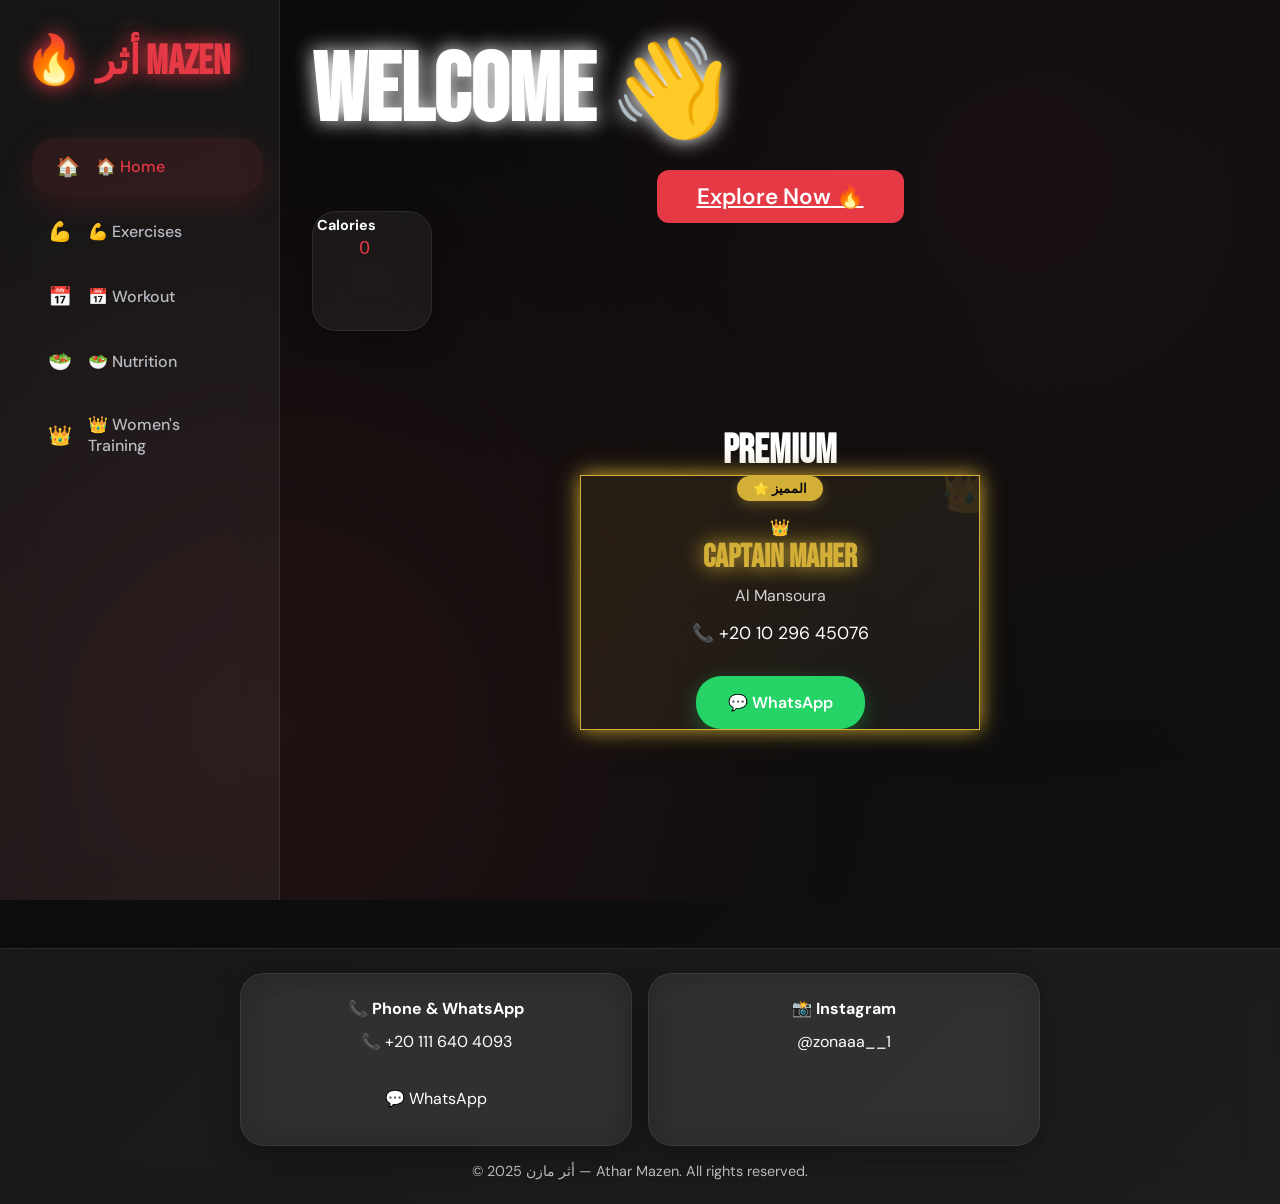
<file: index.html>
<!DOCTYPE html>
<html lang="en">
<head>
  <meta charset="UTF-8">
  <meta name="viewport" content="width=device-width, initial-scale=1.0">
  <title>أثر مازن - Athar Mazen Gym</title>
  <link rel="stylesheet" href="style.css">
</head>
<body onload="loadUsername(); loadGender();">
  
  <!-- Sidebar -->
  <nav class="sidebar">
    <div class="logo">أثر MAZEN</div>
    <a href="index.html" class="nav-item nav-home active">🏠 Home</a>
    <a href="exercises.html" class="nav-item nav-exercises">💪 Exercises</a>
    <a href="workout.html" class="nav-item nav-workout">📅 Workout</a>
    <a href="nutrition.html" class="nav-item nav-nutrition">🥗 Nutrition</a>
    <a href="women.html" class="nav-item nav-women">👑 Women's Training</a>
  </nav>

  <main class="main-content">
    <section class="hero stagger">
      <h1 class="font-display text-glow" style="font-size: clamp(3rem, 8vw, 6rem); margin-bottom: 1rem;">
        Welcome 👋
      </h1>
      <p class="hero-subtitle text-secondary mb-2" style="font-size: 1.5rem;"></p>
    </section>
    
    <div class="text-center mb-8">
      <a href="exercises.html" class="btn btn-primary ripple" style="font-size: 1.4rem; padding: 0.75rem 2.5rem;">Explore Now 🔥</a>
    </div>

    <div class="flex gap-4 mb-8" style="max-width: 1400px; margin: 0 auto;">
      <div class="flex-1">
        <div class="bento-grid">
          <div class="bento-item glass stagger card" style="padding: 0.25rem; height: 120px;">
            <h3 style="font-size: 0.9rem; margin-bottom: 0.2rem;">Calories</h3>
            <input id="calories-input" type="number" min="0" value="0" style="font-size: 1.2rem; color: var(--accent-red); background: transparent; border: none; text-align: center; width: 100%;">
          </div>
        </div>
      </div>
      <div class="flex-1">
        <section class="premium-section">
          <h2 class="font-display text-center mb-6" style="font-size: 2.5rem;">Premium</h2>
          <div class="vip-card">
            <span class="vip-badge">⭐ المميز</span>
            <div class="text-4xl mb-3">👑</div>
            <h3 class="coach-name">Captain Maher</h3>
            <p style="opacity: 0.8; margin-bottom: 1rem;">Al Mansoura</p>
            <a href="tel:+201029645076" class="vip-phone">📞 +20 10 296 45076</a>
            <a href="https://wa.me/201029645076" target="_blank" class="vip-whatsapp">
              💬 WhatsApp
            </a>
          </div>
        </section>
      </div>
    </div>
  </main>

  <!-- Contact Footer -->
  <footer class="contact-footer">
    <div class="contact-grid">
      <div class="contact-card glass">
        <h4>📞 Phone &amp; WhatsApp</h4>
        <div class="phone-whatsapp">
          <a href="tel:+201116404093" class="contact-link" target="_blank">📞 +20 111 640 4093</a>
          <a href="https://wa.me/201116404093" class="contact-link" target="_blank">💬 WhatsApp</a>
        </div>
      </div>
      <div class="contact-card glass">
        <h4>📸 Instagram</h4>
        <a href="https://www.instagram.com/zonaaa__1" class="contact-link insta-link" target="_blank">
          @zonaaa__1
        </a>
      </div>
    </div>
    <div style="text-align: center; opacity: 0.7; font-size: 0.9rem;">
      © 2025 أثر مازن — Athar Mazen. All rights reserved.
    </div>
  </footer>

  <script src="script.js"></script>
</body>
</html>
</file>
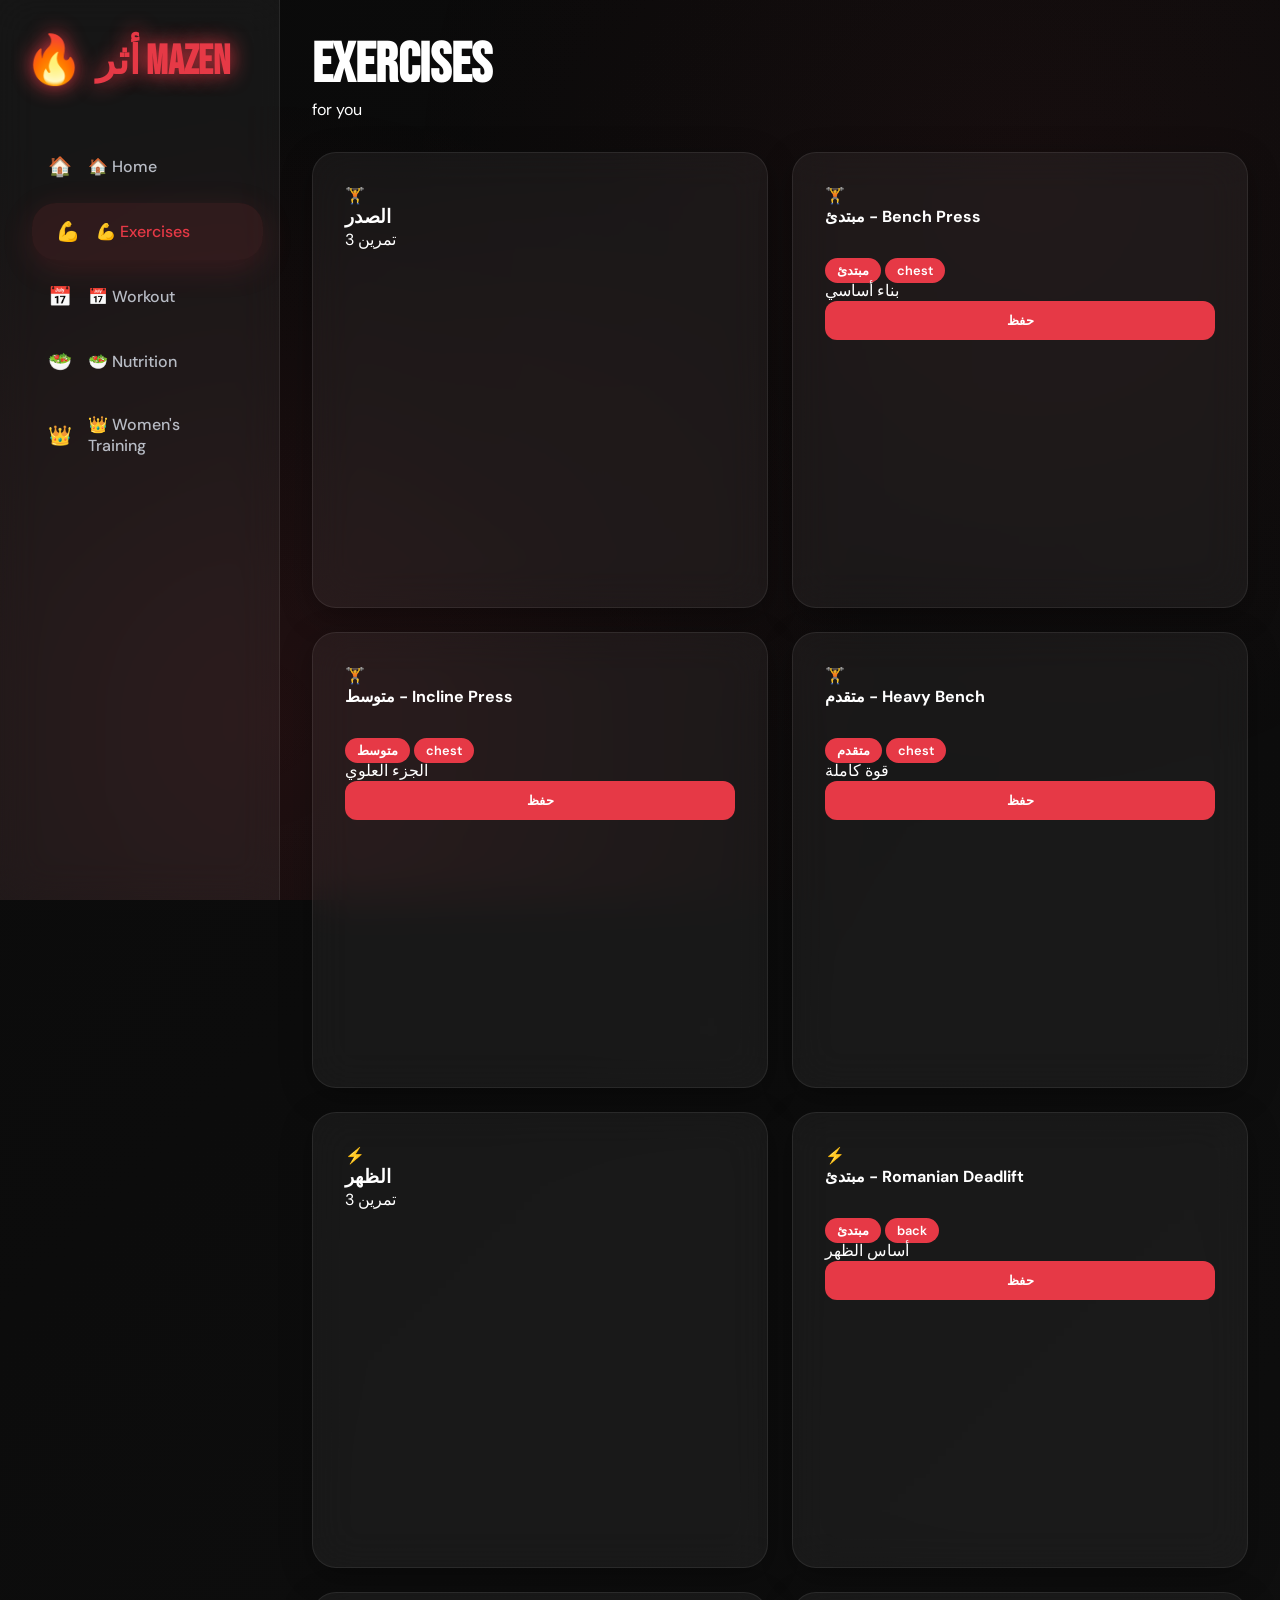
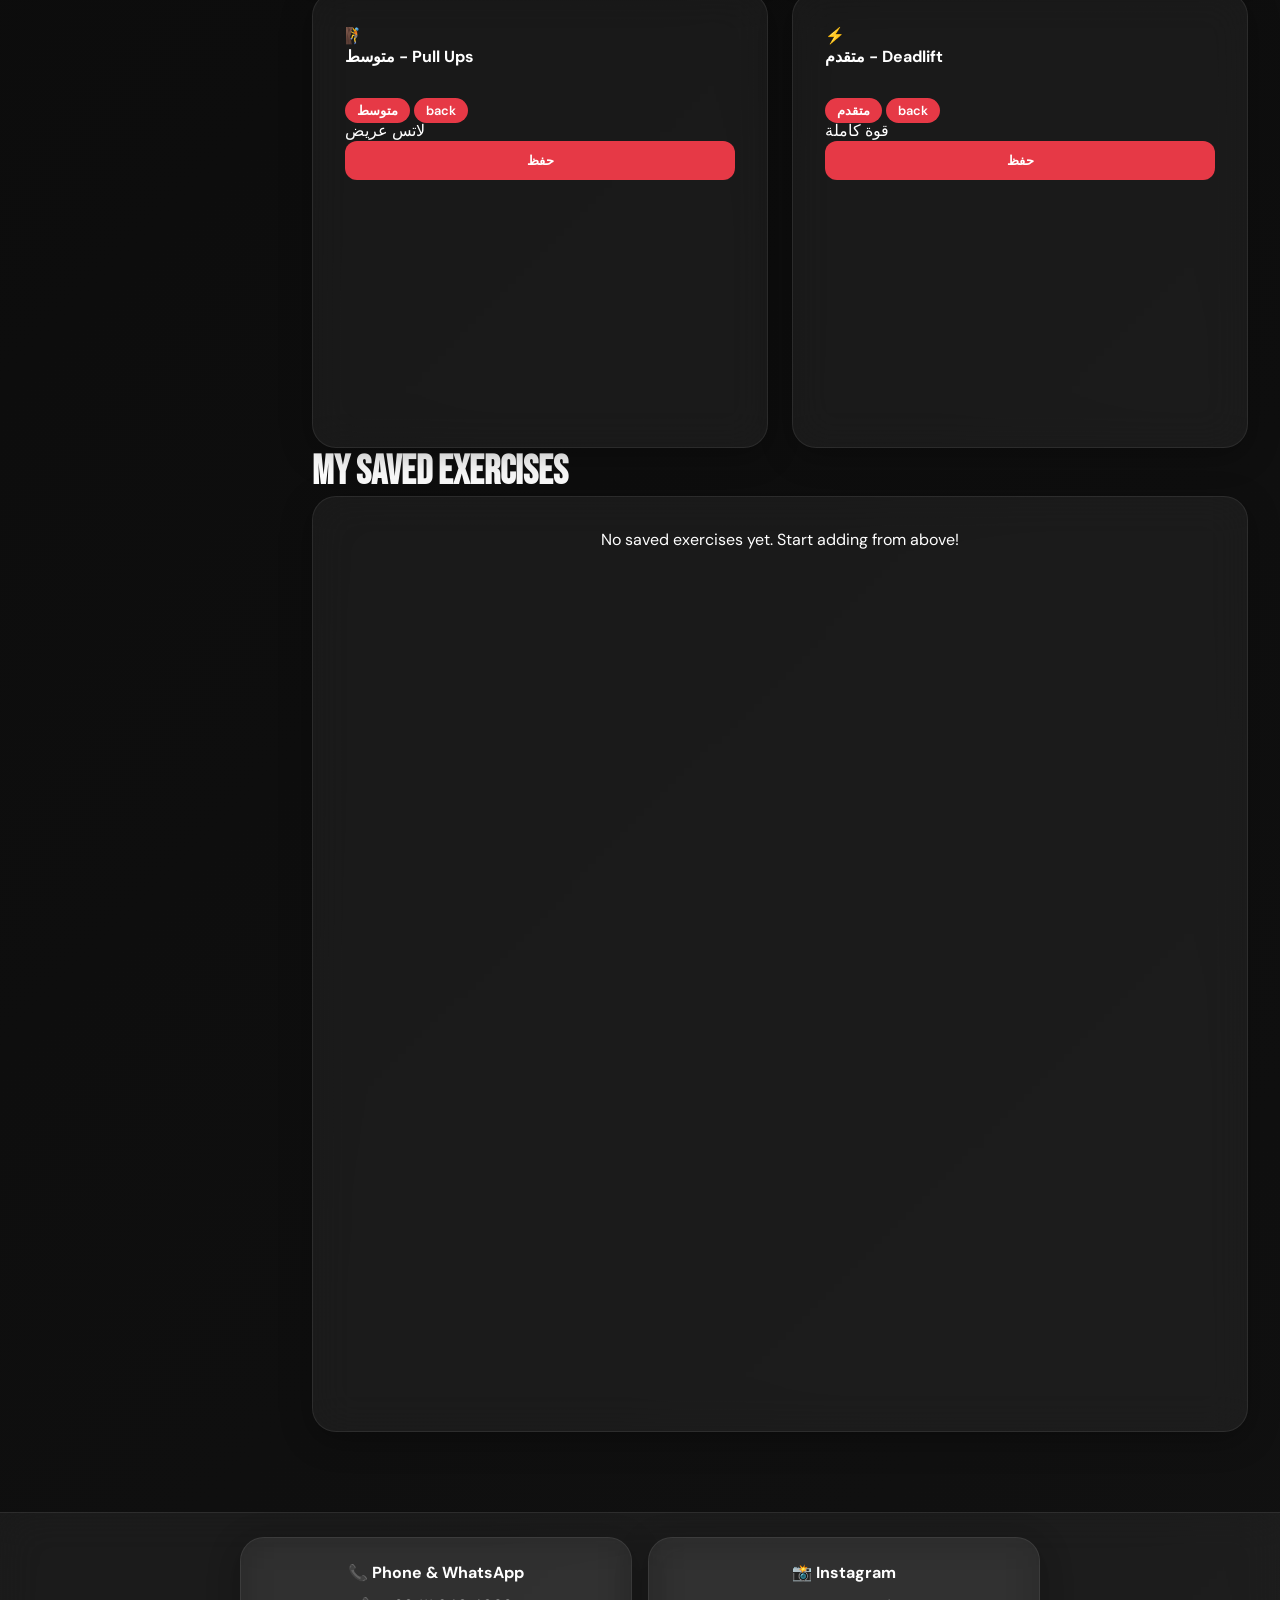
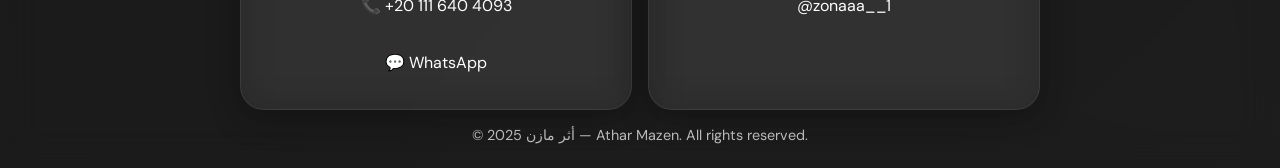
<file: exercises.html>
<!DOCTYPE html>
<html lang="en">
<head>
  <meta charset="UTF-8">
  <meta name="viewport" content="width=device-width, initial-scale=1.0">
  <title>Exercises - أثر مازن Gym</title>
  <link rel="stylesheet" href="style.css">
</head>
<body onload="loadUsername(); loadGender(); showAllExercises(); displaySavedExercises();">
  
  <!-- Sidebar (same as index) -->
  <nav class="sidebar">
    <div class="logo">أثر MAZEN</div>
    <a href="index.html" class="nav-item nav-home">🏠 Home</a>
    <a href="exercises.html" class="nav-item nav-exercises active">💪 Exercises</a>
    <a href="workout.html" class="nav-item nav-workout">📅 Workout</a>
    <a href="nutrition.html" class="nav-item nav-nutrition">🥗 Nutrition</a>
    <a href="women.html" class="nav-item nav-women">👑 Women's Training</a>
  </nav>

  <main class="main-content">
    <header class="mb-2">
      <h1 class="font-display" style="font-size: 3.5rem;">Exercises</h1>
      <span class="username text-secondary">for you</span>
    </header>

    <div id="categories" class="mb-4 flex gap-2 flex-wrap" style="display: flex; gap: 1rem;"></div>

    <div class="bento-grid" id="exercise-grid">
      <!-- Dynamic exercises -->
    </div>

    <section class="mt-8">
      <h2 class="font-display mb-4" style="font-size: 2.5rem;">My Saved Exercises</h2>
      <div id="saved-list" class="bento-grid">
        <div class="bento-item bento-2x2 glass card text-center p-8">
          <p>No saved exercises yet. Start adding from above!</p>
        </div>
      </div>
    </section>
  </main>

  <!-- Contact Footer (same) -->
  <footer class="contact-footer">
    <div class="contact-grid">
      <div class="contact-card glass">
        <h4>📞 Phone & WhatsApp</h4>
        <div class="phone-whatsapp">
          <a href="tel:+201116404093" class="contact-link" target="_blank">📞 +20 111 640 4093</a>
          <a href="https://wa.me/201116404093" class="contact-link" target="_blank">💬 WhatsApp</a>
        </div>
      </div>
      <div class="contact-card glass">
        <h4>📸 Instagram</h4>
        <a href="https://www.instagram.com/zonaaa__1" class="contact-link insta-link" target="_blank">
          @zonaaa__1
        </a>
      </div>
    </div>
    <div style="text-align: center; opacity: 0.7; font-size: 0.9rem;">
      © 2025 أثر مازن — Athar Mazen. All rights reserved.
    </div>
  </footer>

  <script src="script.js"></script>
</body>
</html>
</file>
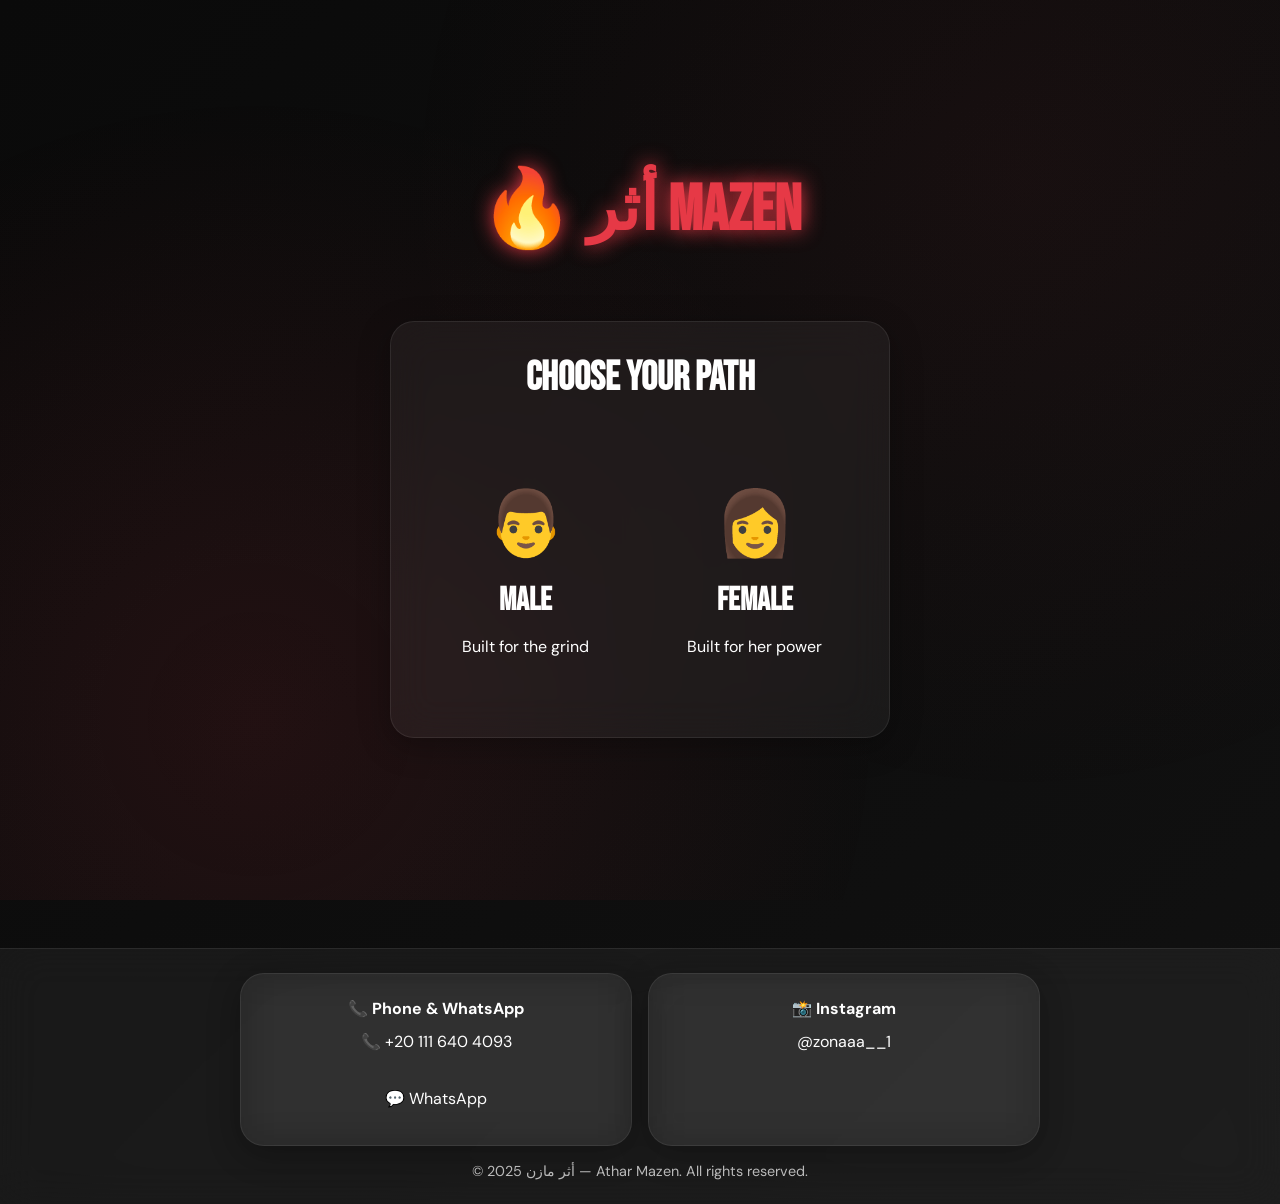
<file: login.html>
<!DOCTYPE html>
<html lang="en">
<head>
  <meta charset="UTF-8">
  <meta name="viewport" content="width=device-width, initial-scale=1.0">
  <title>Login - أثر مازن Gym</title>
  <link rel="stylesheet" href="style.css">
</head>
<body class="login-body" onload="checkLogin();">
  <div class="login-container">
    <div class="logo text-glow font-display" style="font-size: clamp(2.5rem, 8vw, 4rem); margin-bottom: 2rem;">أثر MAZEN</div>
    
    <div id="gender-step" class="glass card p-4" style="max-width: 500px; width: 100%;">
      <h2 class="font-display mb-2 text-center" style="font-size: 2.5rem;">Choose Your Path</h2>
      <div class="gender-toggle">
        <div class="gender-card" onclick="selectGender('male')">
          <div style="font-size: 4rem; margin-bottom: 1rem;">👨</div>
          <h3>Male</h3>
          <p>Built for the grind</p>
        </div>
        <div class="gender-card" onclick="selectGender('female')">
          <div style="font-size: 4rem; margin-bottom: 1rem;">👩</div>
          <h3>Female</h3>
          <p>Built for her power</p>
        </div>
      </div>
    </div>

    <div id="name-step" class="glass card p-4" style="max-width: 400px; width: 100%; display: none;">
      <h2 class="font-display mb-2 text-center">What's your name?</h2>
      <input type="text" id="userName" placeholder="Enter your name" class="glass p-3 w-full mb-3" style="font-size: 1.2rem;">
      <button class="btn btn-primary ripple w-full" onclick="login();">Enter the Gym 🔥</button>
    </div>
  </div>

  <footer class="contact-footer">
    <!-- Same footer as other pages -->
    <div class="contact-grid">
      <div class="contact-card glass">
        <h4>📞 Phone & WhatsApp</h4>
        <div class="phone-whatsapp">
          <a href="tel:+201116404093" class="contact-link" target="_blank">📞 +20 111 640 4093</a>
          <a href="https://wa.me/201116404093" class="contact-link" target="_blank">💬 WhatsApp</a>
        </div>
      </div>
      <div class="contact-card glass">
        <h4>📸 Instagram</h4>
        <a href="https://www.instagram.com/zonaaa__1" class="contact-link insta-link" target="_blank">
          @zonaaa__1
        </a>
      </div>
    </div>
    <div style="text-align: center; opacity: 0.7; font-size: 0.9rem;">
      © 2025 أثر مازن — Athar Mazen. All rights reserved.
    </div>
  </footer>

  <script src="script.js"></script>
  <script>
    function selectGender(gender) {
      localStorage.setItem('userGender', gender);
      document.querySelectorAll('.gender-card').forEach(card => card.classList.remove('active'));
      event.target.closest('.gender-card').classList.add('active');
      document.getElementById('gender-step').style.display = 'none';
      document.getElementById('name-step').style.display = 'block';
      document.getElementById('name-step').classList.add('stagger');
    }

    function checkLogin() {
      const name = localStorage.getItem('userName');
      const gender = localStorage.getItem('userGender');
      if (name && gender) {
        window.location.href = 'index.html';
      }
    }
  </script>
</body>
</html>
</file>
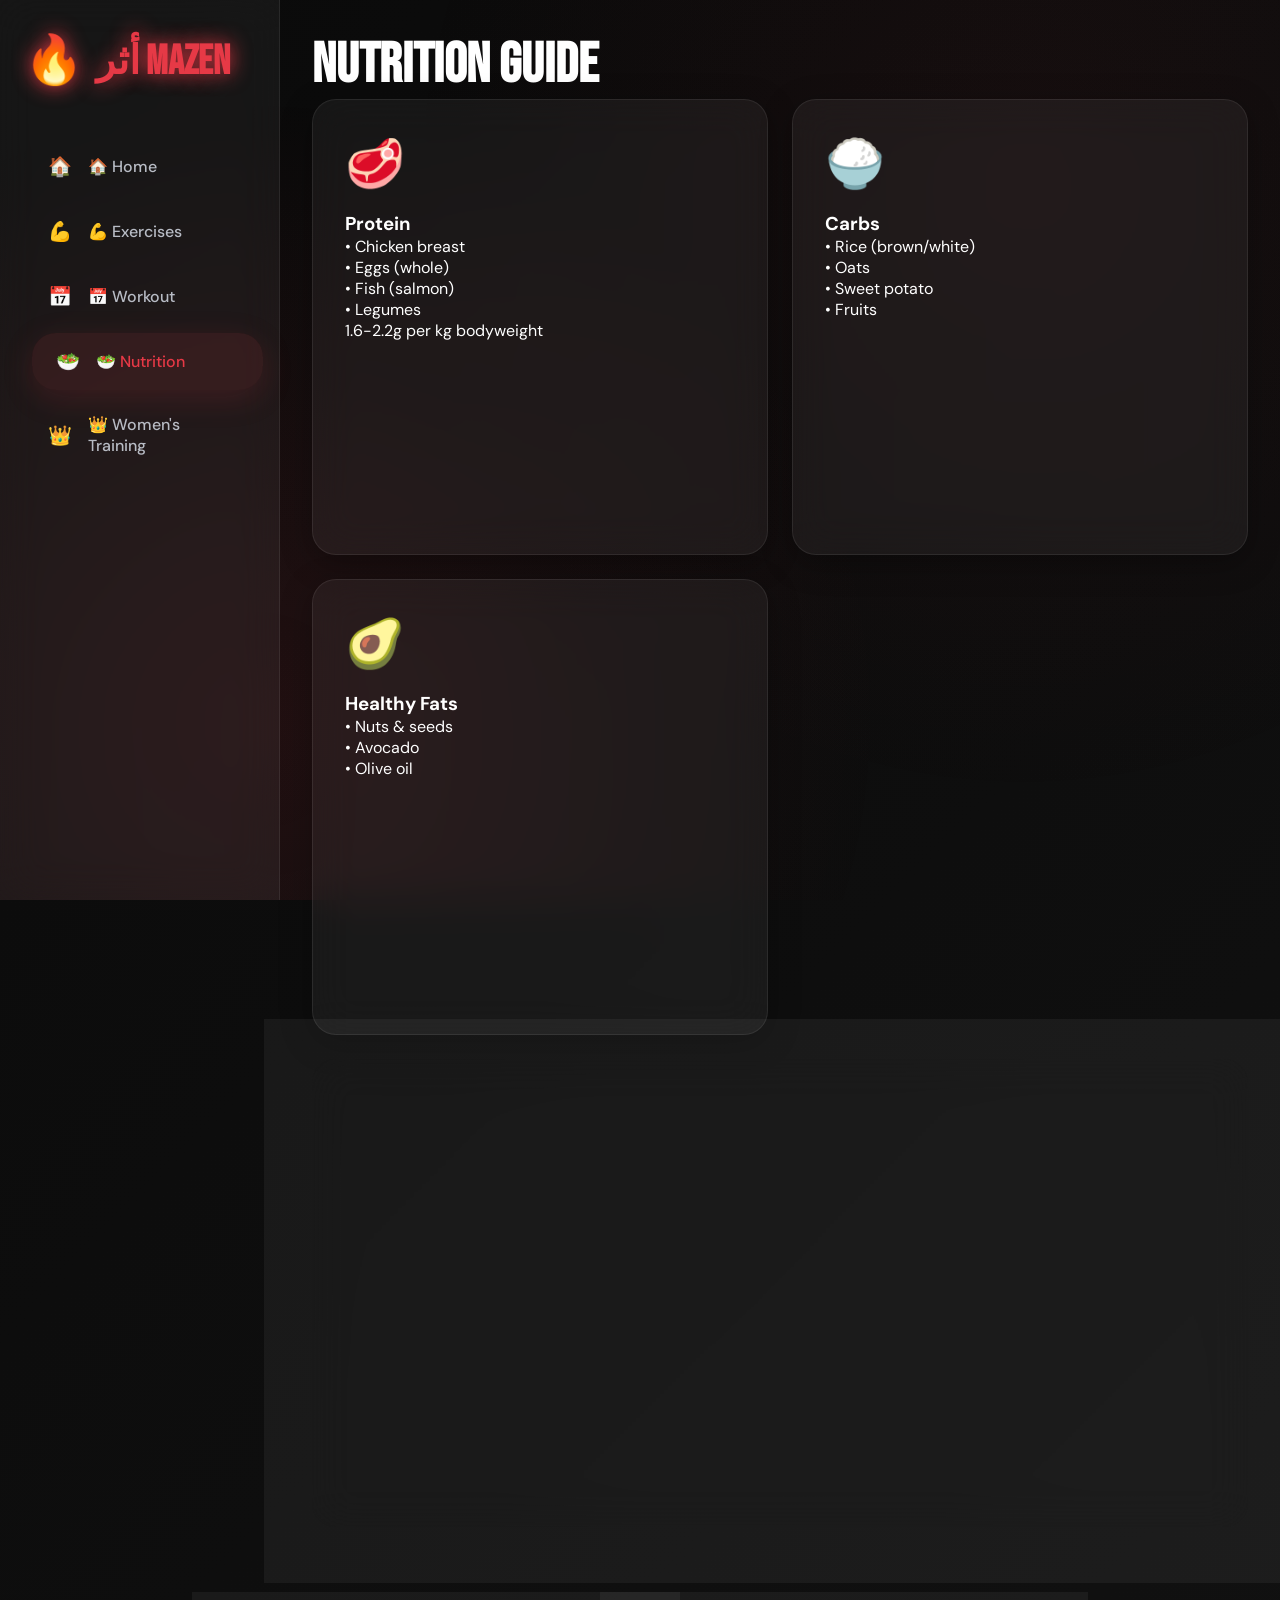
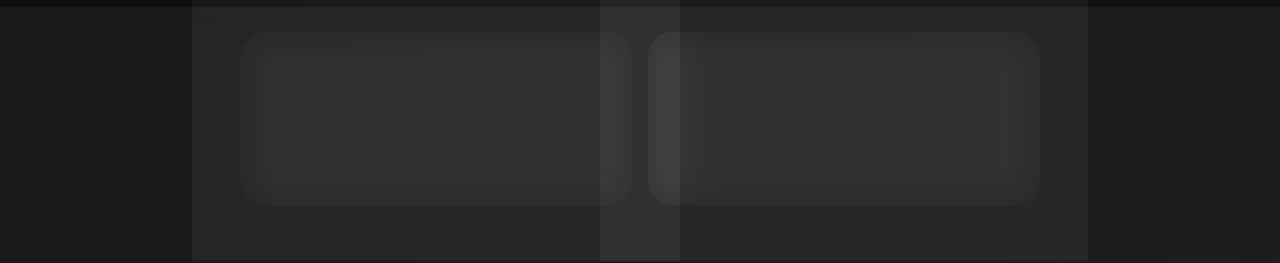
<file: nutrition.html>
<!DOCTYPE html>
<html lang="en">
<head>
  <meta charset="UTF-8">
  <meta name="viewport" content="width=device-width, initial-scale=1.0">
  <title>Nutrition - أثر مازن Gym</title>
  <link rel="stylesheet" href="style.css">
</head>
<body onload="loadUsername(); loadGender();">
  
  <!-- Sidebar -->
  <nav class="sidebar">
    <div class="logo">أثر MAZEN</div>
    <a href="index.html" class="nav-item nav-home">🏠 Home</a>
    <a href="exercises.html" class="nav-item nav-exercises">💪 Exercises</a>
    <a href="workout.html" class="nav-item nav-workout">📅 Workout</a>
    <a href="nutrition.html" class="nav-item nav-nutrition active">🥗 Nutrition</a>
    <a href="women.html" class="nav-item nav-women">👑 Women's Training</a>
  </nav>

  <main class="main-content">
    <header class="mb-4">
      <h1 class="font-display" style="font-size: 3.5rem;">Nutrition Guide</h1>
    </header>

    <div class="bento-grid">
      <div class="bento-item glass card stagger">
        <div style="font-size: 3rem; margin-bottom: 1rem;">🥩</div>
        <h3>Protein</h3>
        <ul style="list-style: none;">
          <li>• Chicken breast</li>
          <li>• Eggs (whole)</li>
          <li>• Fish (salmon)</li>
          <li>• Legumes</li>
        </ul>
        <p class="text-secondary mt-2">1.6-2.2g per kg bodyweight</p>
      </div>
      <div class="bento-item glass card stagger">
        <div style="font-size: 3rem; margin-bottom: 1rem;">🍚</div>
        <h3>Carbs</h3>
        <ul style="list-style: none;">
          <li>• Rice (brown/white)</li>
          <li>• Oats</li>
          <li>• Sweet potato</li>
          <li>• Fruits</li>
        </ul>
      </div>
      <div class="bento-item glass card stagger">
        <div style="font-size: 3rem; margin-bottom: 1rem;">🥑</div>
        <h3>Healthy Fats</h3>
        <ul style="list-style: none;">
          <li>• Nuts & seeds</li>
          <li>• Avocado</li>
          <li>• Olive oil</li>
        </ul>
      </div>
      <div class="bento-item bento-2x1 glass card stagger">
        <h3 class="mb-4">Daily Tips 💡</h3>
        <div class="flex flex-col gap-3" style="display: flex; flex-direction: column; gap: 1.5rem;">
          <div>💧 Drink 3L water daily</div>
          <div>🍽 Eat every 3-4 hours</div>
          <div>📅 Consistency > perfection</div>
        </div>
      </div>
    </div>
  </main>

  <!-- Footer -->
  <footer class="contact-footer">
    <div class="contact-grid">
      <div class="contact-card glass">
        <h4>📞 Phone & WhatsApp</h4>
        <div class="phone-whatsapp">
          <a href="tel:+201116404093" class="contact-link" target="_blank">📞 +20 111 640 4093</a>
          <a href="https://wa.me/201116404093" class="contact-link" target="_blank">💬 WhatsApp</a>
        </div>
      </div>
      <div class="contact-card glass">
        <h4>📸 Instagram</h4>
        <a href="https://www.instagram.com/zonaaa__1" class="contact-link insta-link" target="_blank">
          @zonaaa__1
        </a>
      </div>
    </div>
    <div style="text-align: center; opacity: 0.7; font-size: 0.9rem;">
      © 2025 أثر مازن — Athar Mazen. All rights reserved.
    </div>
  </footer>

  <script src="script.js"></script>
</body>
</html>
</file>
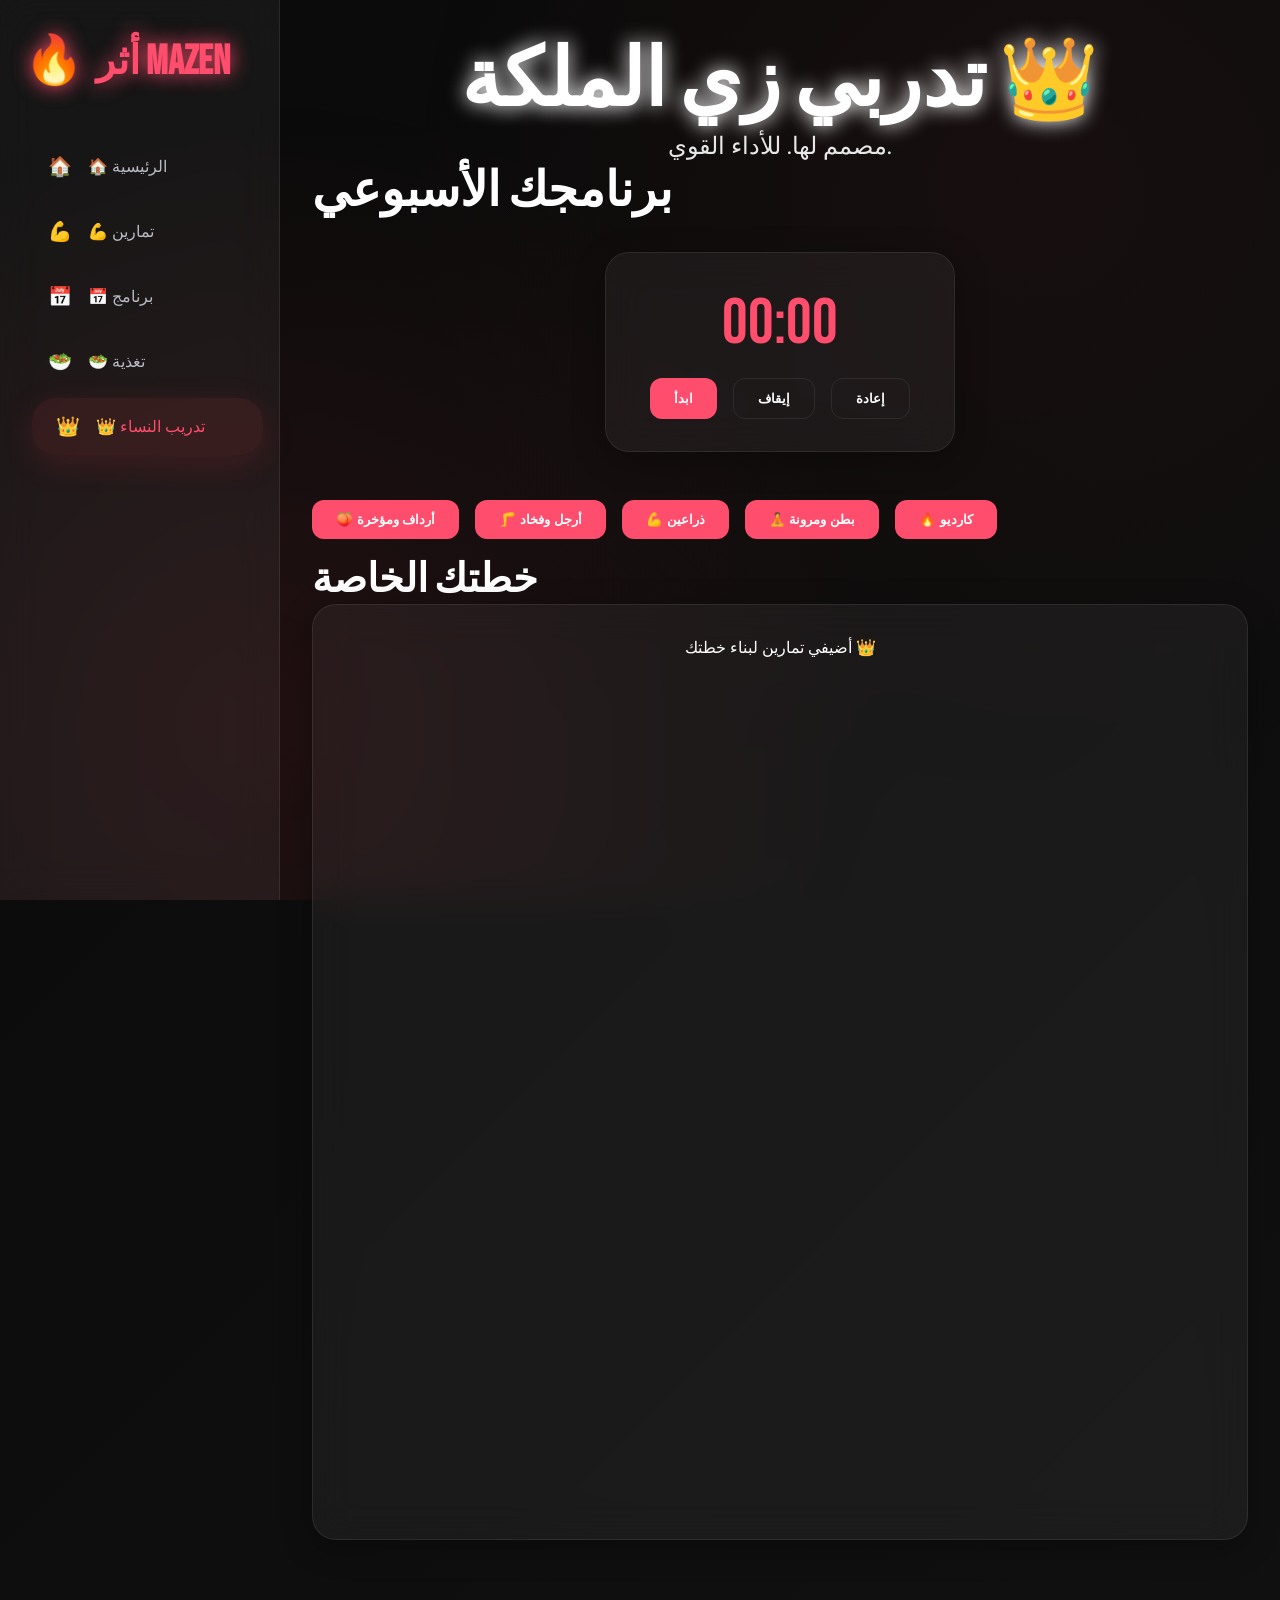
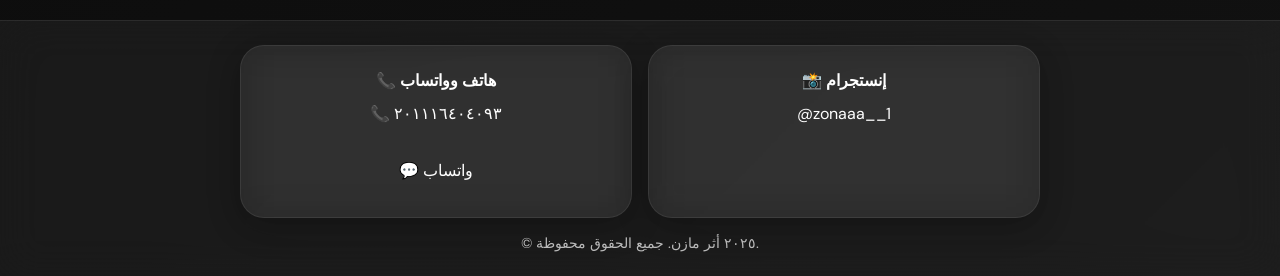
<file: women.html>
<!DOCTYPE html>
<html lang="ar" class="women-page">
<head>
  <meta charset="UTF-8">
  <meta name="viewport" content="width=device-width, initial-scale=1.0">
  <title>تدريب النساء - أثر مازن</title>
  <link rel="stylesheet" href="style.css">
</head>
<body class="women-page" onload="loadWomenPage();">
  
  <nav class="sidebar">
    <div class="logo">أثر MAZEN</div>
    <a href="index.html" class="nav-item nav-home">🏠 الرئيسية</a>
    <a href="exercises.html" class="nav-item nav-exercises">💪 تمارين</a>
    <a href="workout.html" class="nav-item nav-workout">📅 برنامج</a>
    <a href="nutrition.html" class="nav-item nav-nutrition">🥗 تغذية</a>
    <a href="women.html" class="nav-item nav-women active">👑 تدريب النساء</a>
  </nav>

  <main class="main-content">
    <section class="hero stagger mb-8 text-center">
      <h1 class="font-display text-glow" style="font-size: clamp(3rem, 8vw, 5rem);">تدربي زي الملكة 👑</h1>
      <p style="font-size: 1.5rem; opacity: 0.9;">مصمم لها. للأداء القوي.</p>
      <span class="username text-secondary" style="font-size: 1.2rem;"></span>
    </section>

    <!-- Workout Plan Table + Timer (same as workout.html) -->
    <header class="mb-4">
      <h2 class="font-display" style="font-size: 3rem;">برنامجك الأسبوعي</h2>
    </header>
    <div class="bento-grid" id="women-workout-days">
      <!-- Dynamic weekly plan for women -->
    </div>

    <div class="timer-container glass card mt-6 p-6" style="max-width: 350px; margin: 2rem auto;">
      <div id="women-timer" style="font-family: 'Bebas Neue'; font-size: 4rem; color: var(--accent-rose);">00:00</div>
      <div style="display: flex; gap: 1rem; justify-content: center;">
        <button class="btn ripple" onclick="womenStartTimer()">ابدأ</button>
        <button class="btn btn-secondary ripple" onclick="womenPauseTimer()">إيقاف</button>
        <button class="btn btn-secondary ripple" onclick="womenResetTimer()">إعادة</button>
      </div>
    </div>

    <!-- Category tabs for exercises -->
    <div id="women-tabs" class="flex gap-4 mb-8" style="display: flex; gap: 1rem; overflow-x: auto; padding: 1rem 0;">
      <button class="btn ripple active" onclick="showWomenCategory('glutes')">🍑 أرداف ومؤخرة</button>
      <button class="btn ripple" onclick="showWomenCategory('legs')">🦵 أرجل وفخاد</button>
      <button class="btn ripple" onclick="showWomenCategory('arms')">💪 ذراعين</button>
      <button class="btn ripple" onclick="showWomenCategory('core')">🧘 بطن ومرونة</button>
      <button class="btn ripple" onclick="showWomenCategory('cardio')">🔥 كارديو</button>
    </div>

    <!-- Dynamic exercises grid with levels: beginner/medium/advanced + save -->
    <div class="bento-grid" id="women-exercises-grid">
      <!-- Loads: مُبتدئ + حفظ | متوسط + حفظ | متقدم + حفظ -->
    </div>

    <!-- Saved women plan -->
    <section class="mt-8">
      <h2 class="font-display mb-4" style="font-size: 2.5rem;">خطتك الخاصة</h2>
      <div id="women-plan" class="bento-grid">
        <div class="bento-item bento-2x2 glass card text-center p-8">
          <p>أضيفي تمارين لبناء خطتك 👑</p>
        </div>
      </div>
    </section>
  </main>

  <footer class="contact-footer">
    <div class="contact-grid">
      <div class="contact-card glass">
        <h4>📞 هاتف وواتساب</h4>
        <div class="phone-whatsapp">
          <a href="tel:+201116404093" class="contact-link" target="_blank">📞 ٢٠١١١٦٤٠٤٠٩٣</a>
          <a href="https://wa.me/201116404093" class="contact-link" target="_blank">💬 واتساب</a>
        </div>
      </div>
      <div class="contact-card glass">
        <h4>📸 إنستجرام</h4>
        <a href="https://www.instagram.com/zonaaa__1" class="contact-link insta-link" target="_blank">
          @zonaaa__1
        </a>
      </div>
    </div>
    <div style="text-align: center; opacity: 0.7; font-size: 0.9rem;">
      © ٢٠٢٥ أثر مازن. جميع الحقوق محفوظة.
    </div>
  </footer>

  <script src="script.js"></script>
</body>
</html>
</file>
<file: style.css>
/* style.css - Athar Mazen Gym - Glassmorphism + Bento Grid Premium Design */

@import url('https://fonts.googleapis.com/css2?family=Bebas+Neue&family=DM+Sans:ital,wght@0,400;0,500;0,700;1,400&display=swap');

:root {
  --bg-primary: #0a0a0a;
  --bg-secondary: #111;
  --accent-red: #e63946;
  --accent-rose: #ff4d6d;
  --text-primary: #ffffff;
  --text-secondary: #b8bcc5;
  --glass-bg: rgba(255, 255, 255, 0.05);
  --glass-border: rgba(255, 255, 255, 0.08);
  --blur: blur(20px);
  --shadow-glow: 0 8px 32px rgba(230, 57, 70, 0.15);
  --radius: 24px;
  --transition: all 0.3s cubic-bezier(0.4, 0, 0.2, 1);
}

* {
  margin: 0;
  padding: 0;
  box-sizing: border-box;
}

body {
  font-family: 'DM Sans', sans-serif;
  background: linear-gradient(135deg, var(--bg-primary) 0%, var(--bg-secondary) 100%);
  color: var(--text-primary);
  min-height: 100vh;
  overflow-x: hidden;
  position: relative;
}

body::before {
  content: '';
  position: fixed;
  top: 0;
  left: 0;
  width: 100%;
  height: 100%;
  background: radial-gradient(circle at 20% 80%, rgba(230,57,70,0.1) 0%, transparent 50%),
              radial-gradient(circle at 80% 20%, rgba(230,57,70,0.05) 0%, transparent 50%);
  pointer-events: none;
  z-index: -1;
}

/* Glassmorphism Base */
.glass {
  background: var(--glass-bg);
  backdrop-filter: var(--blur);
  border: 1px solid var(--glass-border);
  border-radius: var(--radius);
  box-shadow: 0 8px 32px rgba(0,0,0,0.3);
}

/* Sidebar Navigation */
.sidebar {
  position: fixed;
  left: 0;
  top: 0;
  width: 280px;
  height: 100vh;
  padding: 2rem 1.5rem;
  background: var(--glass-bg);
  backdrop-filter: var(--blur);
  border-right: 1px solid var(--glass-border);
  z-index: 1000;
  transition: var(--transition);
}

.logo {
  display: flex;
  align-items: center;
  gap: 0.75rem;
  margin-bottom: 3rem;
  font-family: 'Bebas Neue', sans-serif;
  font-size: clamp(1.5rem, 5vw, 2.5rem);
  font-weight: 700;
  color: var(--accent-red);
  text-shadow: 0 0 20px var(--accent-red);
}

.logo::before {
  content: '🔥';
  font-size: 1.2em;
  animation: flicker 2s infinite;
}

.nav-item {
  display: flex;
  align-items: center;
  gap: 1rem;
  padding: 1rem 1.5rem;
  margin-bottom: 0.5rem;
  border-radius: var(--radius);
  color: var(--text-secondary);
  text-decoration: none;
  font-weight: 500;
  transition: var(--transition);
  cursor: pointer;
}

.nav-item:hover, .nav-item.active {
  background: rgba(230,57,70,0.1);
  color: var(--accent-red);
  box-shadow: var(--shadow-glow);
  transform: translateX(8px);
}

.nav-item::before {
  content: '🏠'; /* Default icon, override per item */
  font-size: 1.2em;
  width: 24px;
}

/* Specific icons */
.nav-home::before { content: '🏠'; }
.nav-exercises::before { content: '💪'; }
.nav-workout::before { content: '📅'; }
.nav-nutrition::before { content: '🥗'; }
.nav-women::before { content: '👑'; }

/* Main Content */
.main-content {
  margin-left: 280px;
  padding: 2rem;
  min-height: 100vh;
  animation: fadeInUp 0.8s ease;
}

/* Bento Grid */
.bento-grid {
  display: grid;
  grid-template-columns: repeat(auto-fit, minmax(300px, 1fr));
  gap: 1.5rem;
  max-width: 1400px;
  margin: 0 auto;
}

.bento-item {
  aspect-ratio: 1;
  display: flex;
  flex-direction: column;
  padding: 2rem;
  transition: var(--transition);
}

.bento-item:hover {
  transform: translateY(-8px);
  box-shadow: var(--shadow-glow);
}

.bento-2x1 { grid-column: span 2; aspect-ratio: 2; }
.bento-1x2 { grid-row: span 2; aspect-ratio: 1 / 2; }
.bento-2x2 { grid-column: span 2; grid-row: span 2; aspect-ratio: 1; }

.fit-content {
  height: auto;
  aspect-ratio: unset;
}

/* Buttons */
.btn {
  background: var(--accent-red);
  color: white;
  border: none;
  padding: 0.75rem 1.5rem;
  border-radius: 12px;
  font-weight: 600;
  cursor: pointer;
  transition: var(--transition);
  position: relative;
  overflow: hidden;
}

.btn:hover {
  box-shadow: var(--shadow-glow);
  transform: translateY(-2px);
}

.btn.ripple::after {
  content: '';
  position: absolute;
  border-radius: 50%;
  background: rgba(255,255,255,0.3);
  transform: scale(0);
  animation: ripple 0.6s linear;
}

.btn-primary { background: var(--accent-red); }
.btn-secondary { background: transparent; border: 1px solid var(--glass-border); color: var(--text-primary); }

/* Cards */
.card {
  @extend .glass;
  padding: 2rem;
  transition: var(--transition);
}

.card:hover {
  transform: translateY(-4px);
}

/* Login Specific */
.login-container {
  min-height: 100vh;
  display: flex;
  align-items: center;
  justify-content: center;
  flex-direction: column;
  gap: 2rem;
  margin-left: 0 !important; /* No sidebar on login */
}

.gender-toggle {
  display: flex;
  gap: 1.5rem;
  max-width: 600px;
  width: 100%;
}

.gender-card {
  flex: 1;
  padding: 3rem 2rem;
  text-align: center;
  cursor: pointer;
  transition: var(--transition);
}

.gender-card.active {
  background: rgba(230,57,70,0.15);
  border-color: var(--accent-red);
  box-shadow: var(--shadow-glow);
}

.gender-card h3 {
  font-family: 'Bebas Neue', sans-serif;
  font-size: 2rem;
  margin-bottom: 1rem;
}

/* Workout Day - Expandable Cards */
.workout-day {
  padding: 2rem;
  cursor: pointer;
  transition: var(--transition);
  height: 200px;
  overflow: hidden;
  display: flex;
  flex-direction: column;
}

.workout-day:hover {
  transform: translateY(-4px);
}

.workout-day.active,
.workout-day.expanded {
  background: rgba(230,57,70,0.1);
  box-shadow: var(--shadow-glow);
}

.workout-day.expanded {
  height: auto !important;
  grid-row: span 2;
}

.exercises-grid {
  display: none;
  grid-template-columns: repeat(auto-fit, minmax(120px, 1fr));
  gap: 0.75rem;
  margin-top: 1rem;
  padding-top: 1rem;
  border-top: 1px solid var(--glass-border);
}

.workout-day.expanded .exercises-grid {
  display: grid;
}

.exercise-mini {
  @extend .glass;
  padding: 1rem;
  text-align: center;
  border-radius: 12px;
  transition: var(--transition);
}

.exercise-mini:hover {
  transform: translateY(-2px);
  box-shadow: var(--shadow-glow);
}

.exercise-mini .badges {
  display: flex;
  gap: 0.5rem;
  justify-content: center;
  margin-top: 0.5rem;
  flex-wrap: wrap;
}

.exercise-mini h5 {
  font-size: 0.9rem;
  margin: 0.5rem 0;
  font-weight: 600;
}

.btn-sm {
  padding: 0.4rem 0.8rem;
  font-size: 0.8rem;
}

.save-mini-btn.saved {
  background: var(--text-secondary);
  cursor: not-allowed;
}

.save-mini-btn:hover:not(.saved) {
  background: var(--accent-red);
}

/* Timer */
.timer-container {
  grid-column: span 1;
  display: flex;
  flex-direction: column;
  align-items: center;
  gap: 1rem;
}

#timer {
  font-family: 'Bebas Neue', sans-serif;
  font-size: 4rem;
  color: var(--accent-red);
  text-shadow: 0 0 20px currentColor;
  animation: pulse 1s infinite;
}

/* Contact Footer */
.contact-footer {
  position: relative;
  background: var(--glass-bg);
  backdrop-filter: var(--blur);
  border-top: 1px solid var(--glass-border);
  padding: 1.5rem;
  margin-top: 3rem;
}

.contact-grid {
  display: grid;
  grid-template-columns: repeat(auto-fit, minmax(240px, 1fr));
  gap: 1rem;
  max-width: 800px;
  margin: 0 auto 1rem;
}

.contact-card {
  text-align: center;
  padding: 1.5rem 1rem;
}

.contact-card a {
  color: inherit;
  text-decoration: none;
}

.phone-whatsapp {
  display: flex;
  flex-direction: column;
  gap: 0.75rem;
}

.contact-link {
  display: flex;
  align-items: center;
  justify-content: center;
  gap: 0.5rem;
  padding: 0.75rem;
  border-radius: 12px;
  transition: var(--transition);
}

.contact-link:hover {
  background: rgba(255,255,255,0.05);
  transform: translateY(-2px);
}

.insta-link:hover {
  background: linear-gradient(135deg, #feda75, #fa7e1e, #d62976);
  box-shadow: 0 8px 32px rgba(214,41,118,0.4);
}

/* Women Page Overrides */
body.women-page {
  --accent-red: var(--accent-rose);
}

body.women-page .logo {
  color: var(--accent-rose);
}

/* Animations */
@keyframes fadeInUp {
  from { opacity: 0; transform: translateY(30px); }
  to { opacity: 1; transform: translateY(0); }
}

@keyframes ripple {
  to { transform: scale(4); opacity: 0; }
}

@keyframes pulse {
  0%, 100% { opacity: 1; }
  50% { opacity: 0.7; }
}

@keyframes flicker {
  0%, 100% { opacity: 1; }
  50% { opacity: 0.8; }
}

.stagger {
  animation: fadeInUp 0.6s ease forwards;
}

.stagger:nth-child(1) { animation-delay: 0.1s; }
.stagger:nth-child(2) { animation-delay: 0.2s; }
.stagger:nth-child(3) { animation-delay: 0.3s; }

/* Responsive */
@media (max-width: 1024px) {
  .sidebar {
    transform: translateX(-100%);
  }
  
  .main-content {
    margin-left: 0;
    padding: 1rem;
  }
  
  .sidebar.mobile-open {
    transform: translateX(0);
  }
}

@media (max-width: 768px) {
  .bento-grid {
    grid-template-columns: 1fr;
    gap: 1rem;
  }
  
  .gender-toggle {
    flex-direction: column;
  }
}

/* Utility */
/* Premium VIP Section */
:root {
  --gold: #d4af37;
  --gold-dark: #b8962e;
  --vip-glow: 0 0 20px var(--gold);
}

.premium-section {
  margin: 4rem 0;
  padding: 2rem 0;
}

.vip-card {
  @extend .glass;
  background: linear-gradient(135deg, rgba(212, 175, 55, 0.1), var(--glass-bg));
  border: 1px solid var(--gold);
  box-shadow: var(--vip-glow), 0 8px 32px rgba(0,0,0,0.4);
  max-width: 400px;
  margin: 0 auto;
  text-align: center;
  position: relative;
  overflow: hidden;
}

.vip-card::before {
  content: '👑';
  position: absolute;
  top: -20px;
  right: -20px;
  font-size: 3rem;
  opacity: 0.1;
  animation: float 3s ease-in-out infinite;
}

.vip-badge {
  background: var(--gold);
  color: var(--bg-primary);
  padding: 0.25rem 1rem;
  border-radius: 20px;
  font-weight: 700;
  font-size: 0.8rem;
  display: inline-block;
  margin-bottom: 1rem;
  box-shadow: 0 4px 12px rgba(212, 175, 55, 0.3);
}

.coach-name {
  font-family: 'Bebas Neue', sans-serif;
  font-size: 2rem;
  color: var(--gold);
  margin-bottom: 0.5rem;
  text-shadow: var(--vip-glow);
}

.vip-phone {
  color: var(--text-primary);
  font-size: 1.1rem;
  margin: 1rem 0;
  display: block;
  text-decoration: none;
}

.vip-whatsapp {
  background: #25D366;
  color: white;
  padding: 1rem 2rem;
  border-radius: 25px;
  font-weight: 600;
  text-decoration: none;
  display: inline-block;
  margin-top: 1rem;
  box-shadow: 0 6px 20px rgba(37, 211, 102, 0.3);
  transition: var(--transition);
}

.vip-whatsapp:hover {
  transform: translateY(-2px);
  box-shadow: 0 8px 25px rgba(37, 211, 102, 0.4);
}

@keyframes float {
  0%, 100% { transform: translateY(0px); }
  50% { transform: translateY(-10px); }
}

.text-glow {
  text-shadow: 0 0 20px currentColor;
}

.badge {
  background: var(--accent-red);
  color: white;
  padding: 0.25rem 0.75rem;
  border-radius: 20px;
  font-size: 0.8rem;
  font-weight: 600;
}

.mb-1 { margin-bottom: 1rem; }
.mb-2 { margin-bottom: 2rem; }
.text-center { text-align: center; }
.font-bold { font-weight: 700; }
.font-display { font-family: 'Bebas Neue', sans-serif; }
</file>
